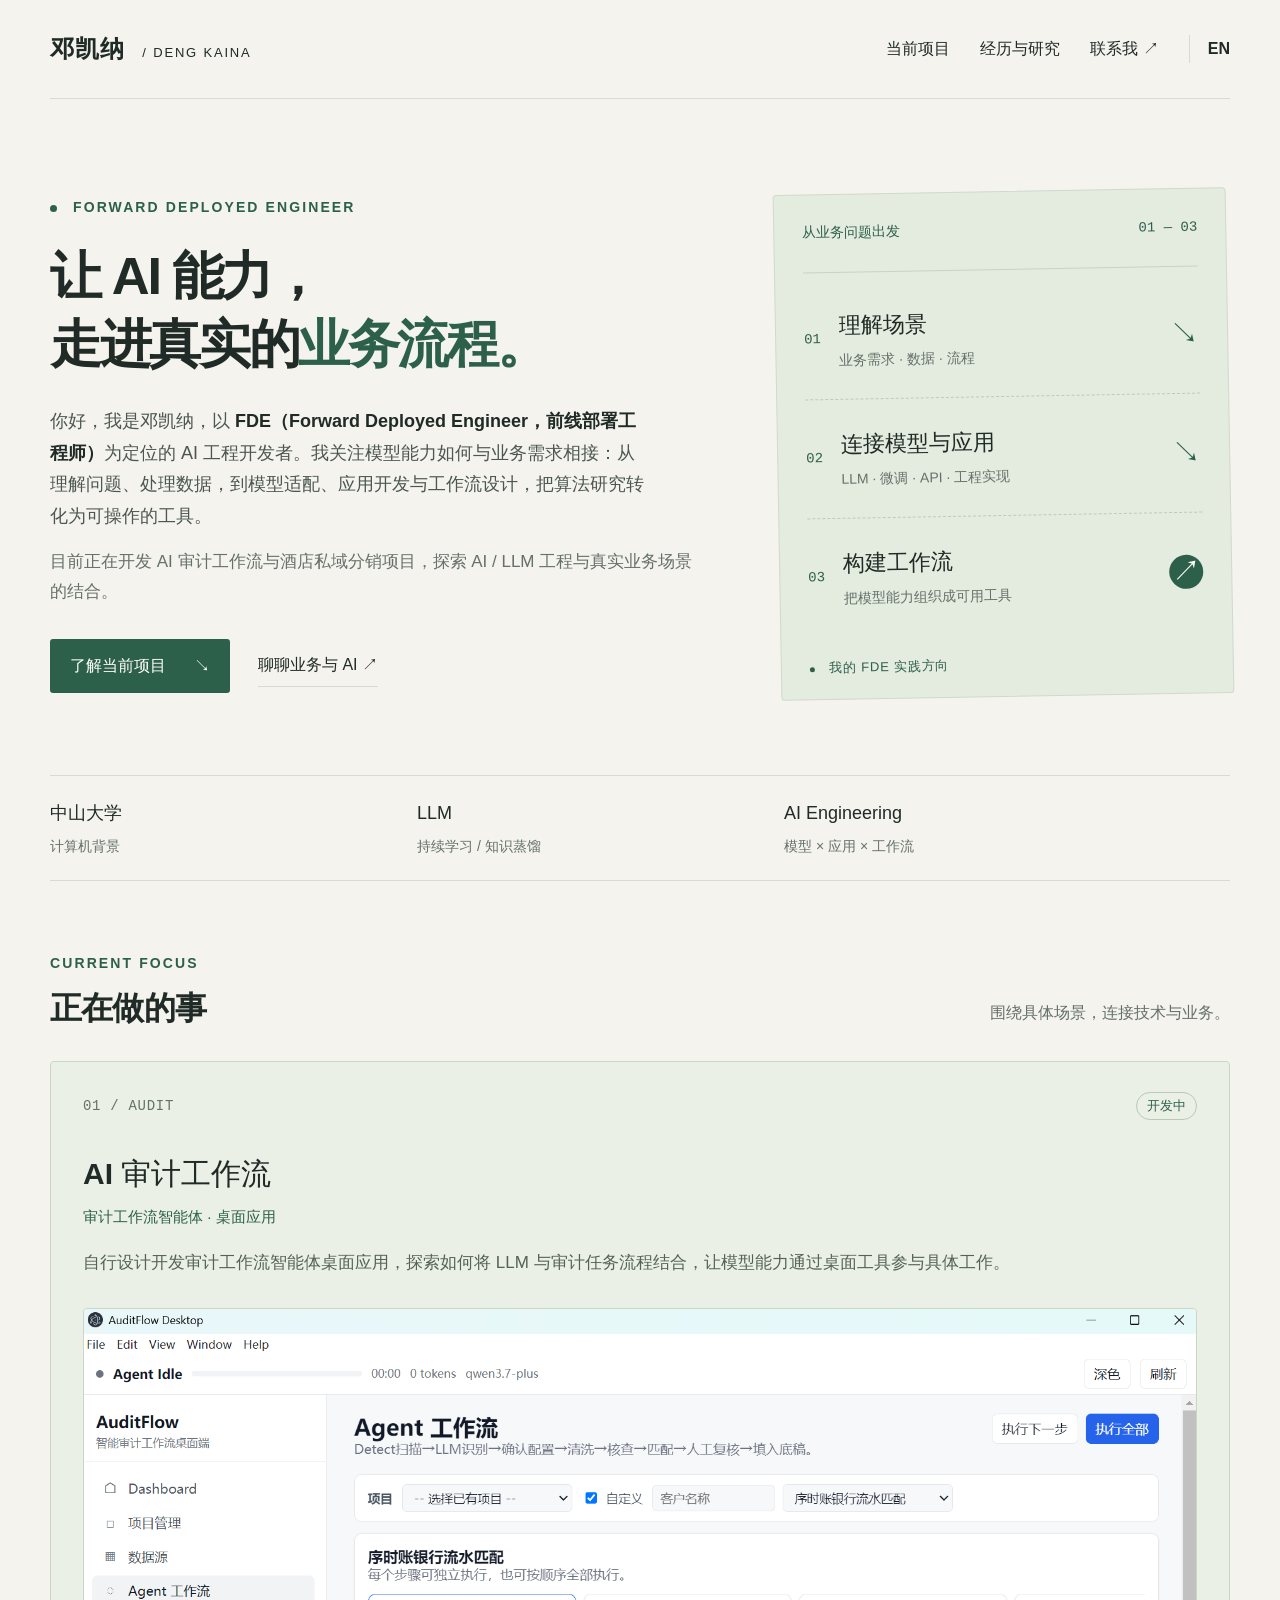
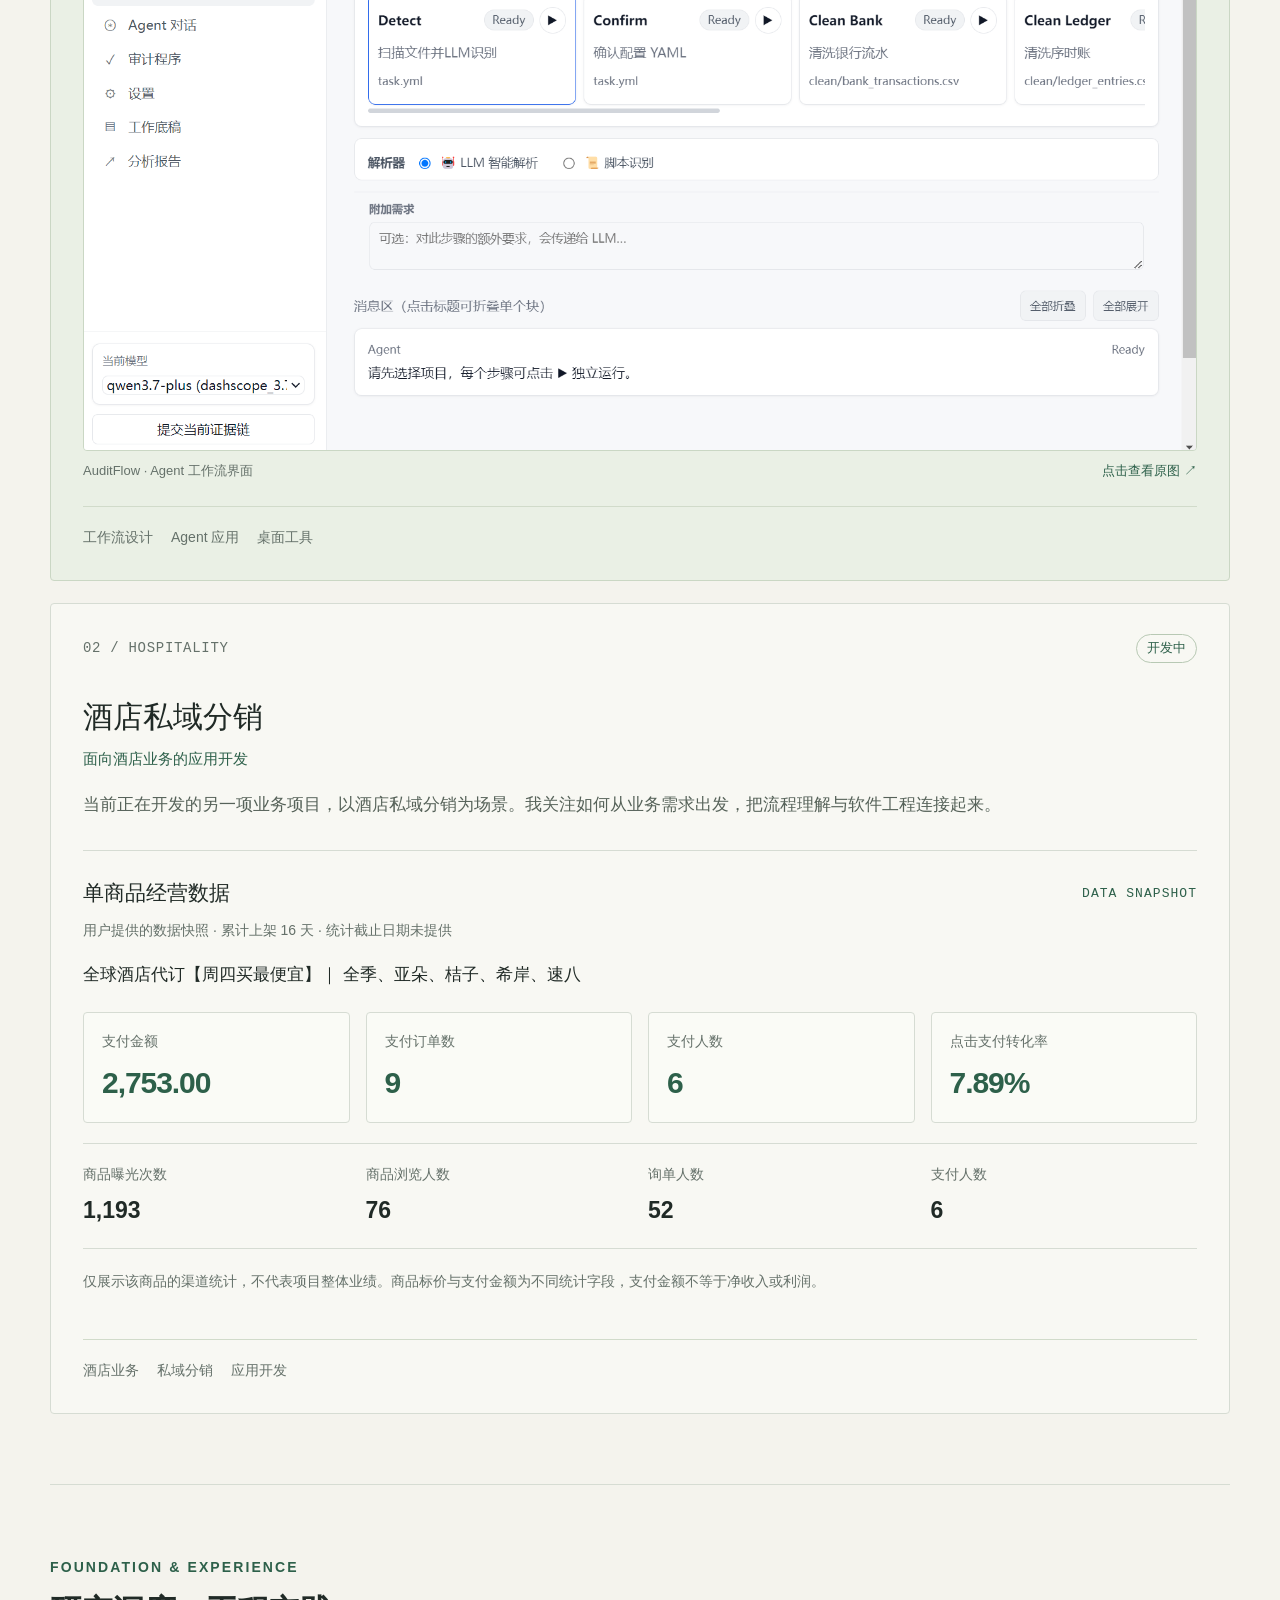
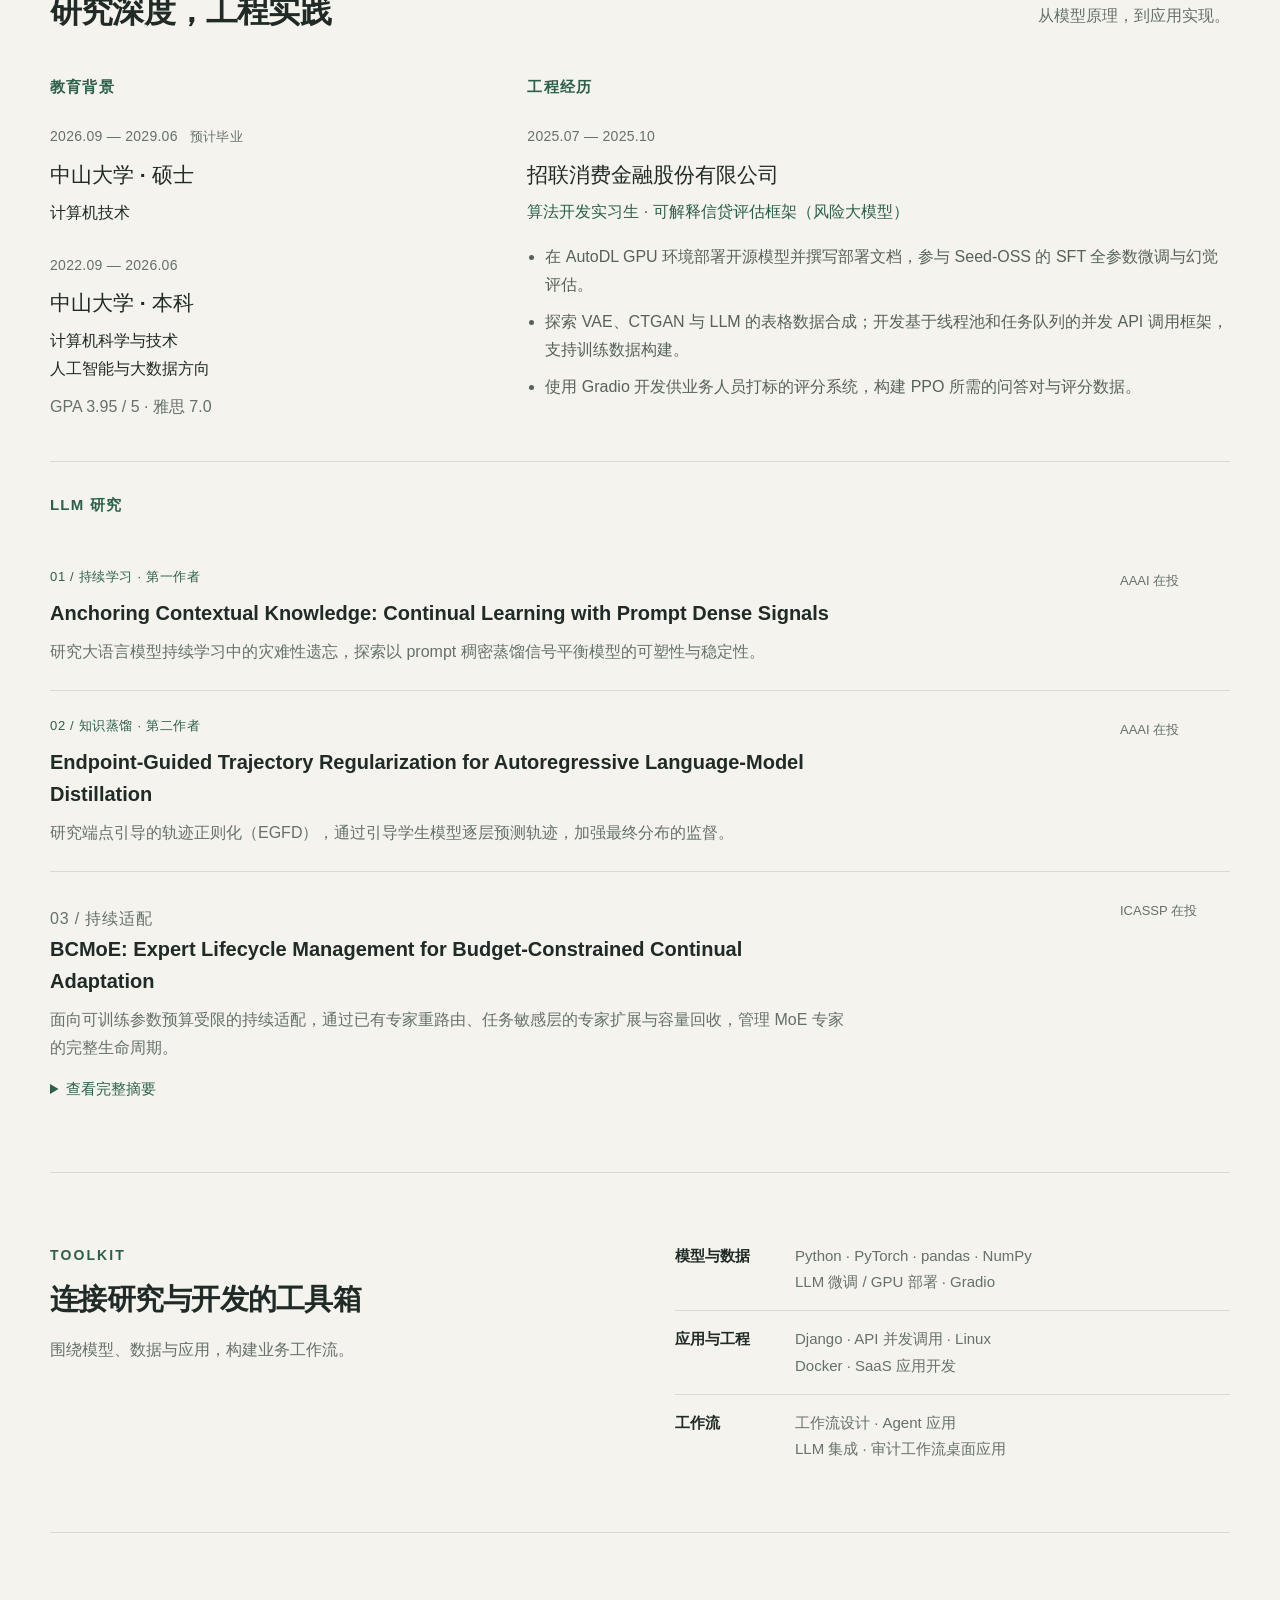
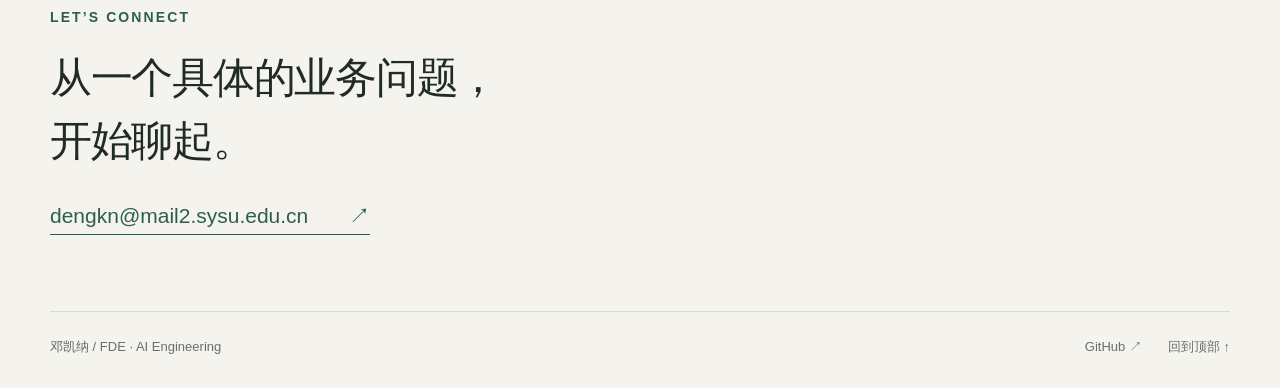
<file: index.html>
<!doctype html>
<html lang="zh-CN">
<head>
  <meta charset="utf-8">
  <meta name="viewport" content="width=device-width, initial-scale=1">
  <meta name="description" content="邓凯纳的个人主页。以 FDE（Forward Deployed Engineer）为定位，连接 AI / LLM 工程与真实业务工作流，正在开发 AI 审计工作流与酒店私域分销项目。">
  <meta name="theme-color" content="#f4f3ed">
  <title>邓凯纳 · FDE / AI Engineer</title>
  <link rel="icon" href="data:image/svg+xml,%3Csvg xmlns='http://www.w3.org/2000/svg' viewBox='0 0 64 64'%3E%3Crect width='64' height='64' rx='12' fill='%232d604a'/%3E%3Ctext x='32' y='44' text-anchor='middle' font-size='40' font-family='sans-serif' fill='%23f4f3ed'%3ED%3C/text%3E%3C/svg%3E">
  <link rel="stylesheet" href="./styles.css?v=readability-20261101">
</head>
<body>
  <a class="skip-link" href="#main">跳转到主要内容</a>
  <header class="site-header wrap">
    <a class="wordmark" href="#" aria-label="邓凯纳，返回顶部">邓凯纳<span> / DENG KAINA</span></a>
    <nav aria-label="主要导航">
      <a href="#projects">当前项目</a>
      <a href="#background">经历与研究</a>
      <a href="mailto:dengkn@mail2.sysu.edu.cn">联系我 <span aria-hidden="true">↗</span></a>
      <a class="language-switch" href="./en.html" lang="en" hreflang="en" aria-label="Switch to English">EN</a>
    </nav>
  </header>

  <main id="main" class="wrap">
    <section class="hero" aria-labelledby="intro-title">
      <div class="hero-copy">
        <p class="eyebrow"><span class="dot" aria-hidden="true"></span> FORWARD DEPLOYED ENGINEER</p>
        <h1 id="intro-title">让 AI 能力，<br>走进真实的<span class="accent">业务流程。</span></h1>
        <p class="intro">你好，我是邓凯纳，以 <strong>FDE（Forward Deployed Engineer，前线部署工程师）</strong>为定位的 AI 工程开发者。我关注模型能力如何与业务需求相接：从理解问题、处理数据，到模型适配、应用开发与工作流设计，把算法研究转化为可操作的工具。</p>
        <p class="hero-note">目前正在开发 AI 审计工作流与酒店私域分销项目，探索 AI / LLM 工程与真实业务场景的结合。</p>
        <div class="actions">
          <a class="button" href="#projects">了解当前项目 <span aria-hidden="true">↘</span></a>
          <a class="text-link" href="mailto:dengkn@mail2.sysu.edu.cn">聊聊业务与 AI <span aria-hidden="true">↗</span></a>
        </div>
      </div>
      <aside class="workflow" aria-label="我的工程关注点">
        <div class="diagram-top"><span>从业务问题出发</span><span>01 — 03</span></div>
        <ol>
          <li><span class="step">01</span><div><h2>理解场景</h2><p>业务需求 · 数据 · 流程</p></div><span class="node" aria-hidden="true">↘</span></li>
          <li><span class="step">02</span><div><h2>连接模型与应用</h2><p>LLM · 微调 · API · 工程实现</p></div><span class="node" aria-hidden="true">↘</span></li>
          <li><span class="step">03</span><div><h2>构建工作流</h2><p>把模型能力组织成可用工具</p></div><span class="node last" aria-hidden="true">↗</span></li>
        </ol>
        <div class="diagram-bottom"><span class="dot" aria-hidden="true"></span> 我的 FDE 实践方向</div>
      </aside>
    </section>

    <div class="profile-strip" aria-label="个人背景概览">
      <span>中山大学 <small>计算机背景</small></span>
      <span>LLM <small>持续学习 / 知识蒸馏</small></span>
      <span>AI Engineering <small>模型 × 应用 × 工作流</small></span>
    </div>

    <section id="projects" class="section" aria-labelledby="projects-title">
      <div class="section-heading"><div><p class="eyebrow">CURRENT FOCUS</p><h2 id="projects-title">正在做的事</h2></div><p>围绕具体场景，连接技术与业务。</p></div>
      <div class="projects">
        <article class="project project-audit">
          <div class="project-top"><span class="project-number">01 / AUDIT</span><span class="status">开发中</span></div>
          <h3>AI 审计工作流</h3>
          <p class="project-subtitle">审计工作流智能体 · 桌面应用</p>
          <p>自行设计开发审计工作流智能体桌面应用，探索如何将 LLM 与审计任务流程结合，让模型能力通过桌面工具参与具体工作。</p>
            <figure class="project-showcase">
              <a href="./assets/auditflow-workflow.png?v=a0447fb42061" target="_blank" rel="noopener" aria-label="查看 AuditFlow 工作流界面原图（在新标签页打开）"><img src="./assets/auditflow-workflow.png?v=a0447fb42061" width="1765" height="1176" loading="lazy" decoding="async" alt="AuditFlow 智能审计桌面应用的 Agent 工作流界面，展示文件扫描与 LLM 识别、配置确认、银行流水和序时账清洗等步骤。"></a>
              <figcaption>AuditFlow · Agent 工作流界面 <span>点击查看原图 ↗</span></figcaption>
            </figure>
          <div class="project-footer"><span>工作流设计</span><span>Agent 应用</span><span>桌面工具</span></div>
        </article>
        <article class="project">
          <div class="project-top"><span class="project-number">02 / HOSPITALITY</span><span class="status">开发中</span></div>
          <h3>酒店私域分销</h3>
          <p class="project-subtitle">面向酒店业务的应用开发</p>
          <p>当前正在开发的另一项业务项目，以酒店私域分销为场景。我关注如何从业务需求出发，把流程理解与软件工程连接起来。</p>

            <section class="hotel-data" aria-label="单商品经营数据">
              <div class="data-heading"><h4>单商品经营数据</h4><span>DATA SNAPSHOT</span></div>
              <p class="data-note">用户提供的数据快照 · 累计上架 16 天 · 统计截止日期未提供</p>
              <p class="listing-name" lang="zh-CN">全球酒店代订【周四买最便宜】｜ 全季、亚朵、桔子、希岸、速八</p>
              <dl class="business-metrics"><div><dt>支付金额</dt><dd>2,753.00</dd></div><div><dt>支付订单数</dt><dd>9</dd></div><div><dt>支付人数</dt><dd>6</dd></div><div><dt>点击支付转化率</dt><dd>7.89%</dd></div></dl>
              <dl class="listing-journey"><div><dt>商品曝光次数</dt><dd>1,193</dd></div><div><dt>商品浏览人数</dt><dd>76</dd></div><div><dt>询单人数</dt><dd>52</dd></div><div><dt>支付人数</dt><dd>6</dd></div></dl>
              <p class="data-note">仅展示该商品的渠道统计，不代表项目整体业绩。商品标价与支付金额为不同统计字段，支付金额不等于净收入或利润。</p>
            </section>
<div class="project-footer"><span>酒店业务</span><span>私域分销</span><span>应用开发</span></div>
        </article>
      </div>
    </section>

    <section id="background" class="section background" aria-labelledby="background-title">
      <div class="section-heading"><div><p class="eyebrow">FOUNDATION & EXPERIENCE</p><h2 id="background-title">研究深度，工程实践</h2></div><p>从模型原理，到应用实现。</p></div>
      <div class="background-grid">
        <div class="education">
          <h3 class="small-heading">教育背景</h3>
          <article><p class="date">2026.09 — 2029.06 <span>预计毕业</span></p><h4>中山大学 · 硕士</h4><p>计算机技术</p></article>
          <article><p class="date">2022.09 — 2026.06</p><h4>中山大学 · 本科</h4><p>计算机科学与技术<br>人工智能与大数据方向</p><p class="muted">GPA 3.95 / 5 · 雅思 7.0</p></article>
        </div>
        <div class="experience">
          <h3 class="small-heading">工程经历</h3>
          <article><p class="date">2025.07 — 2025.10</p><h4>招联消费金融股份有限公司</h4><p class="role">算法开发实习生 · 可解释信贷评估框架（风险大模型）</p>
            <ul><li>在 AutoDL GPU 环境部署开源模型并撰写部署文档，参与 Seed-OSS 的 SFT 全参数微调与幻觉评估。</li><li>探索 VAE、CTGAN 与 LLM 的表格数据合成；开发基于线程池和任务队列的并发 API 调用框架，支持训练数据构建。</li><li>使用 Gradio 开发供业务人员打标的评分系统，构建 PPO 所需的问答对与评分数据。</li></ul>
          </article>
        </div>
      </div>
      <div class="research">
        <h3 class="small-heading">LLM 研究</h3>
        <article><div><p class="research-meta">01 / 持续学习 · 第一作者</p><h4 lang="en">Anchoring Contextual Knowledge: Continual Learning with Prompt Dense Signals</h4><p>研究大语言模型持续学习中的灾难性遗忘，探索以 prompt 稠密蒸馏信号平衡模型的可塑性与稳定性。</p></div><span class="paper-status">AAAI 在投</span></article>
        <article><div><p class="research-meta">02 / 知识蒸馏 · 第二作者</p><h4 lang="en">Endpoint-Guided Trajectory Regularization for Autoregressive Language-Model Distillation</h4><p>研究端点引导的轨迹正则化（EGFD），通过引导学生模型逐层预测轨迹，加强最终分布的监督。</p></div><span class="paper-status">AAAI 在投</span></article>
        <article><div><p class="research-meta">03 / 持续适配</p><h4 lang="en">BCMoE: Expert Lifecycle Management for Budget-Constrained Continual Adaptation</h4><p>面向可训练参数预算受限的持续适配，通过已有专家重路由、任务敏感层的专家扩展与容量回收，管理 MoE 专家的完整生命周期。</p><details class="paper-abstract"><summary>查看完整摘要</summary><p>现代多媒体平台与交互系统面临分布随时间演变的非平稳数据流，因此持续适配至关重要。然而，在实际应用中，适配往往受到严格的可训练参数预算约束。在这种约束下，模型需要判断现有容量是否足够、何时需要新增容量，以及无法继续扩展时如何保持适配能力。为此，我们提出 BCMoE：一种具备预算感知能力的持续适配框架，在冻结的预训练 Transformer 上引入轻量级 MoE 分支。BCMoE 通过三种动作开展分阶段适配：在每个阶段，首先探测仅通过对已有专家重新路由，是否足以应对新的分布偏移；当复用不足时，仅在少量任务敏感层扩展专家；当预算或结构性专家槽位限制进一步增长时，通过合并低效用专家，并基于缓存表征蒸馏其功能，实现容量回收。在阶段式领域偏移和混合比例偏移这两种代表性的非平稳流式场景中，实验表明 BCMoE 在相同预算上限下取得了最佳整体表现。进一步分析显示，这些收益来自各阶段对重路由、专家扩展与容量回收的选择，凸显了在固定可训练容量下进行适配时，专家生命周期管理的重要性。</p></details></div><span class="paper-status">ICASSP 在投</span></article>
      </div>
    </section>

    <section class="section stack" aria-labelledby="stack-title">
      <div><p class="eyebrow">TOOLKIT</p><h2 id="stack-title">连接研究与开发的工具箱</h2><p>围绕模型、数据与应用，构建业务工作流。</p></div>
      <dl><div><dt>模型与数据</dt><dd>Python · PyTorch · pandas · NumPy<br>LLM 微调 / GPU 部署 · Gradio</dd></div><div><dt>应用与工程</dt><dd>Django · API 并发调用 · Linux<br>Docker · SaaS 应用开发</dd></div><div><dt>工作流</dt><dd>工作流设计 · Agent 应用<br>LLM 集成 · 审计工作流桌面应用</dd></div></dl>
    </section>

    <section class="contact" aria-labelledby="contact-title"><p class="eyebrow">LET’S CONNECT</p><h2 id="contact-title">从一个具体的业务问题，<br>开始聊起。</h2><a href="mailto:dengkn@mail2.sysu.edu.cn">dengkn@mail2.sysu.edu.cn <span aria-hidden="true">↗</span></a></section>
  </main>
  <footer class="wrap"><span>邓凯纳 / FDE · AI Engineering</span><a href="https://github.com/Hoilap">GitHub ↗</a><a href="#">回到顶部 ↑</a></footer>
</body>
</html>
</file>
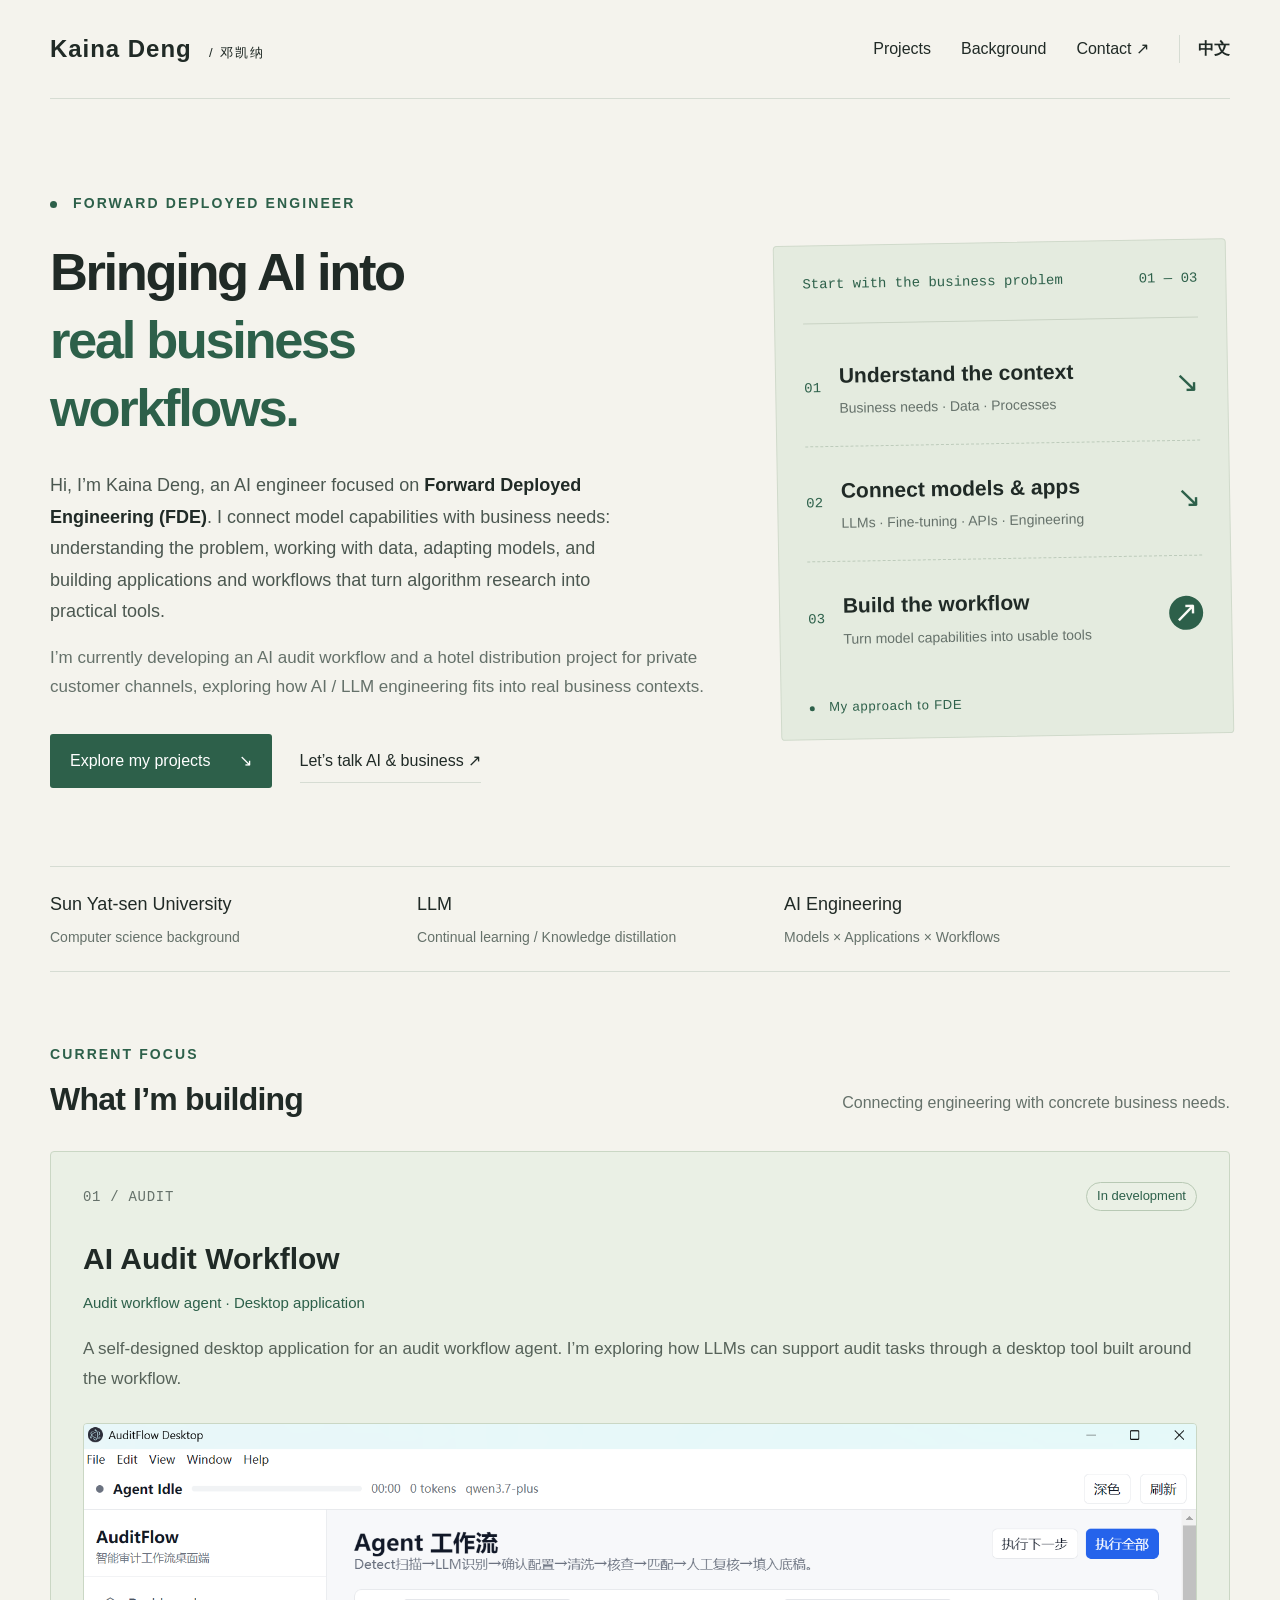
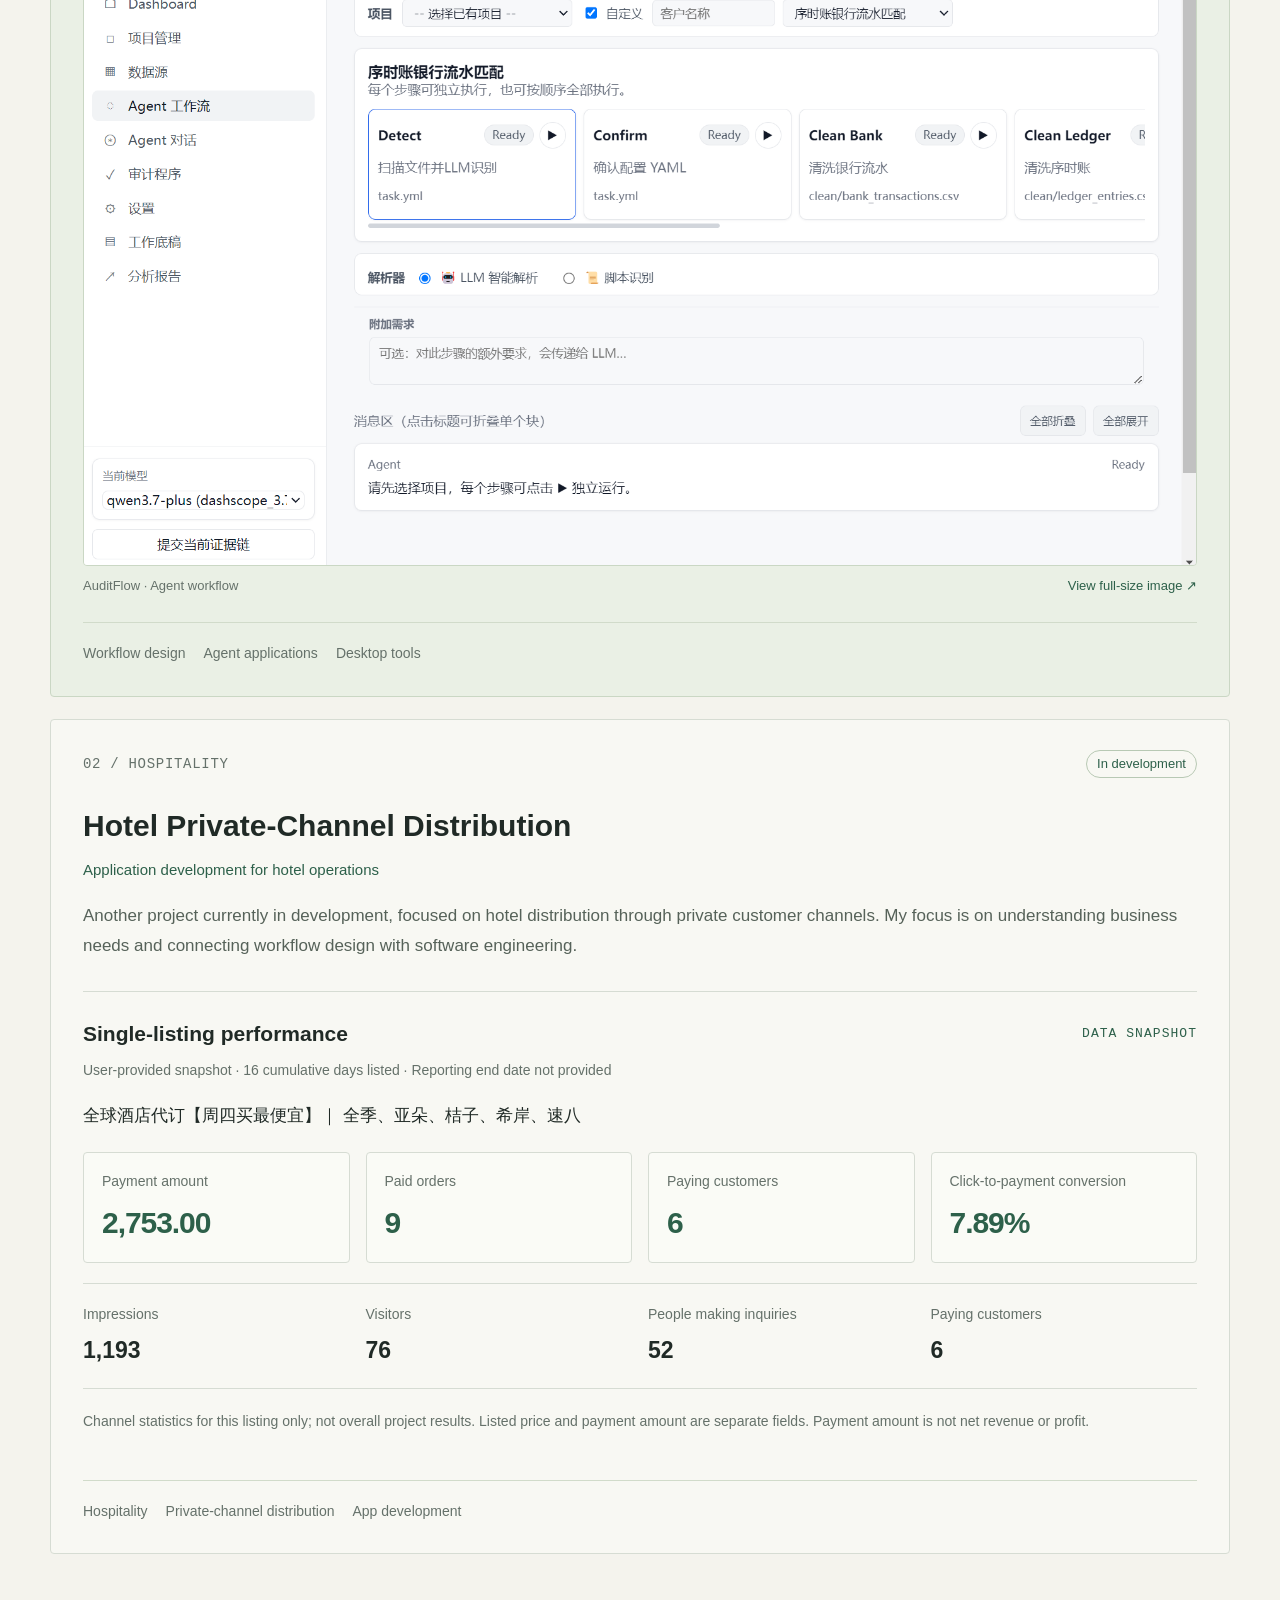
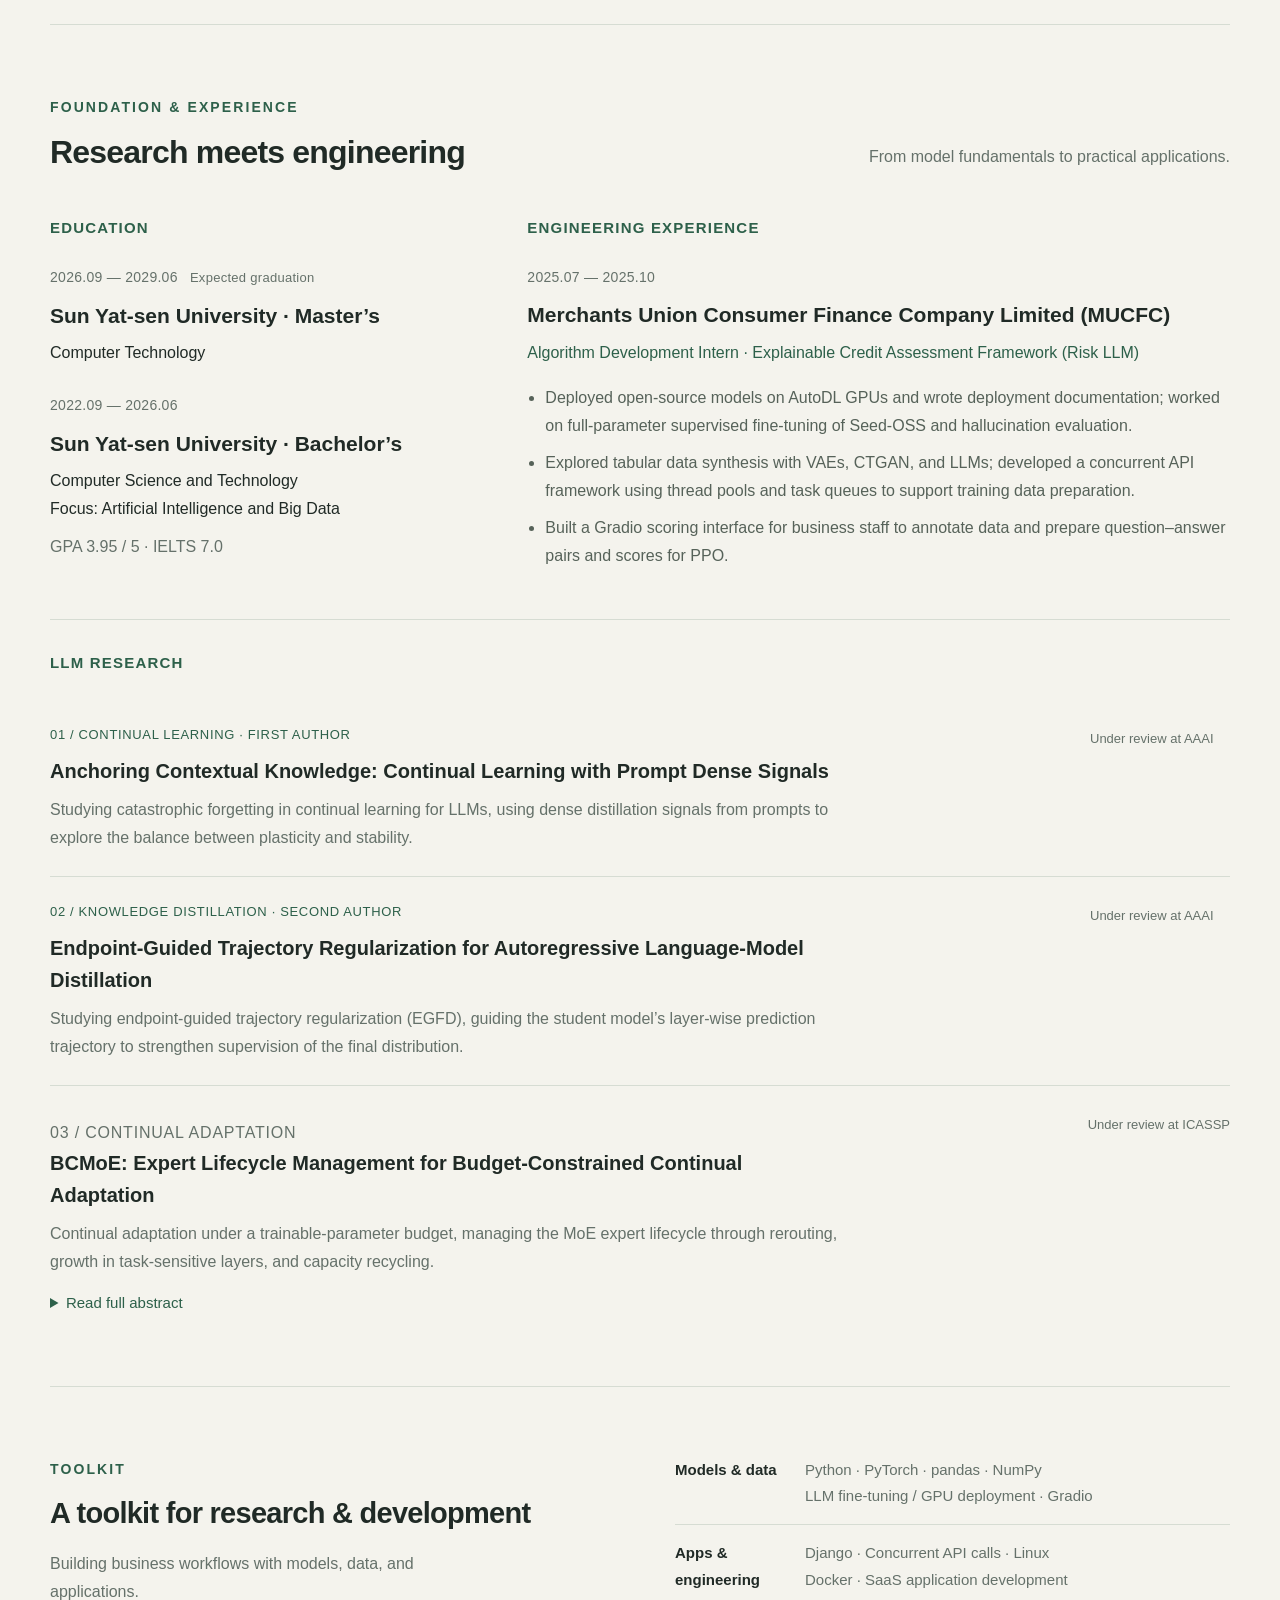
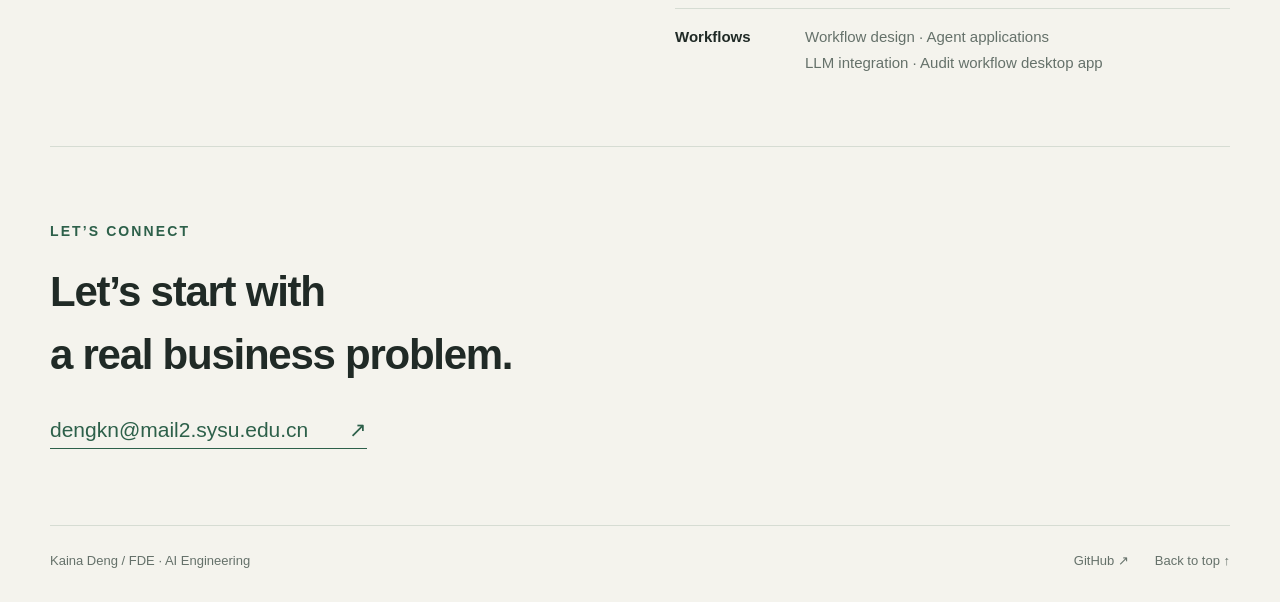
<file: en.html>
<!doctype html>
<html lang="en">
<head>
  <meta charset="utf-8">
  <meta name="viewport" content="width=device-width, initial-scale=1">
  <meta name="description" content="Kaina Deng — an AI engineer focused on Forward Deployed Engineering, connecting AI and LLM capabilities with real business workflows. Currently developing an AI audit workflow and a hotel distribution project for private customer channels.">
  <meta name="theme-color" content="#f4f3ed">
  <title>Kaina Deng · FDE / AI Engineer</title>
  <link rel="icon" href="data:image/svg+xml,%3Csvg xmlns='http://www.w3.org/2000/svg' viewBox='0 0 64 64'%3E%3Crect width='64' height='64' rx='12' fill='%232d604a'/%3E%3Ctext x='32' y='44' text-anchor='middle' font-size='40' font-family='sans-serif' fill='%23f4f3ed'%3ED%3C/text%3E%3C/svg%3E">
  <link rel="stylesheet" href="./styles.css?v=readability-20261101">
</head>
<body>
  <a class="skip-link" href="#main">Skip to main content</a>
  <header class="site-header wrap">
    <a class="wordmark" href="#" aria-label="Kaina Deng, back to top">Kaina Deng<span> / 邓凯纳</span></a>
    <nav aria-label="Main navigation">
      <a href="#projects">Projects</a>
      <a href="#background">Background</a>
      <a href="mailto:dengkn@mail2.sysu.edu.cn">Contact <span aria-hidden="true">↗</span></a>
      <a class="language-switch" href="./index.html" lang="zh-CN" hreflang="zh-CN" aria-label="切换到中文版">中文</a>
    </nav>
  </header>

  <main id="main" class="wrap">
    <section class="hero" aria-labelledby="intro-title">
      <div class="hero-copy">
        <p class="eyebrow"><span class="dot" aria-hidden="true"></span> FORWARD DEPLOYED ENGINEER</p>
        <h1 id="intro-title">Bringing AI into<br><span class="accent">real business<br>workflows.</span></h1>
        <p class="intro">Hi, I’m Kaina Deng, an AI engineer focused on <strong>Forward Deployed Engineering (FDE)</strong>. I connect model capabilities with business needs: understanding the problem, working with data, adapting models, and building applications and workflows that turn algorithm research into practical tools.</p>
        <p class="hero-note">I’m currently developing an AI audit workflow and a hotel distribution project for private customer channels, exploring how AI / LLM engineering fits into real business contexts.</p>
        <div class="actions">
          <a class="button" href="#projects">Explore my projects <span aria-hidden="true">↘</span></a>
          <a class="text-link" href="mailto:dengkn@mail2.sysu.edu.cn">Let’s talk AI &amp; business <span aria-hidden="true">↗</span></a>
        </div>
      </div>
      <aside class="workflow" aria-label="My engineering focus">
        <div class="diagram-top"><span>Start with the business problem</span><span>01 — 03</span></div>
        <ol>
          <li><span class="step">01</span><div><h2>Understand the context</h2><p>Business needs · Data · Processes</p></div><span class="node" aria-hidden="true">↘</span></li>
          <li><span class="step">02</span><div><h2>Connect models &amp; apps</h2><p>LLMs · Fine-tuning · APIs · Engineering</p></div><span class="node" aria-hidden="true">↘</span></li>
          <li><span class="step">03</span><div><h2>Build the workflow</h2><p>Turn model capabilities into usable tools</p></div><span class="node last" aria-hidden="true">↗</span></li>
        </ol>
        <div class="diagram-bottom"><span class="dot" aria-hidden="true"></span> My approach to FDE</div>
      </aside>
    </section>

    <div class="profile-strip" aria-label="Background at a glance">
      <span>Sun Yat-sen University <small>Computer science background</small></span>
      <span>LLM <small>Continual learning / Knowledge distillation</small></span>
      <span>AI Engineering <small>Models × Applications × Workflows</small></span>
    </div>

    <section id="projects" class="section" aria-labelledby="projects-title">
      <div class="section-heading"><div><p class="eyebrow">CURRENT FOCUS</p><h2 id="projects-title">What I’m building</h2></div><p>Connecting engineering with concrete business needs.</p></div>
      <div class="projects">
        <article class="project project-audit">
          <div class="project-top"><span class="project-number">01 / AUDIT</span><span class="status">In development</span></div>
          <h3>AI Audit Workflow</h3>
          <p class="project-subtitle">Audit workflow agent · Desktop application</p>
          <p>A self-designed desktop application for an audit workflow agent. I’m exploring how LLMs can support audit tasks through a desktop tool built around the workflow.</p>
            <figure class="project-showcase">
              <a href="./assets/auditflow-workflow.png?v=a0447fb42061" target="_blank" rel="noopener" aria-label="View the full-size AuditFlow workflow screenshot (opens in a new tab)"><img src="./assets/auditflow-workflow.png?v=a0447fb42061" width="1765" height="1176" loading="lazy" decoding="async" alt="AuditFlow desktop application's Agent workflow screen, showing file scanning and LLM recognition, configuration confirmation, and cleaning steps for bank transactions and ledger entries."></a>
              <figcaption>AuditFlow · Agent workflow <span>View full-size image ↗</span></figcaption>
            </figure>
          <div class="project-footer"><span>Workflow design</span><span>Agent applications</span><span>Desktop tools</span></div>
        </article>
        <article class="project">
          <div class="project-top"><span class="project-number">02 / HOSPITALITY</span><span class="status">In development</span></div>
          <h3>Hotel Private-Channel Distribution</h3>
          <p class="project-subtitle">Application development for hotel operations</p>
          <p>Another project currently in development, focused on hotel distribution through private customer channels. My focus is on understanding business needs and connecting workflow design with software engineering.</p>

            <section class="hotel-data" aria-label="Single-listing performance">
              <div class="data-heading"><h4>Single-listing performance</h4><span>DATA SNAPSHOT</span></div>
              <p class="data-note">User-provided snapshot · 16 cumulative days listed · Reporting end date not provided</p>
              <p class="listing-name" lang="zh-CN">全球酒店代订【周四买最便宜】｜ 全季、亚朵、桔子、希岸、速八</p>
              <dl class="business-metrics"><div><dt>Payment amount</dt><dd>2,753.00</dd></div><div><dt>Paid orders</dt><dd>9</dd></div><div><dt>Paying customers</dt><dd>6</dd></div><div><dt>Click-to-payment conversion</dt><dd>7.89%</dd></div></dl>
              <dl class="listing-journey"><div><dt>Impressions</dt><dd>1,193</dd></div><div><dt>Visitors</dt><dd>76</dd></div><div><dt>People making inquiries</dt><dd>52</dd></div><div><dt>Paying customers</dt><dd>6</dd></div></dl>
              <p class="data-note">Channel statistics for this listing only; not overall project results. Listed price and payment amount are separate fields. Payment amount is not net revenue or profit.</p>
            </section>
<div class="project-footer"><span>Hospitality</span><span>Private-channel distribution</span><span>App development</span></div>
        </article>
      </div>
    </section>

    <section id="background" class="section background" aria-labelledby="background-title">
      <div class="section-heading"><div><p class="eyebrow">FOUNDATION & EXPERIENCE</p><h2 id="background-title">Research meets engineering</h2></div><p>From model fundamentals to practical applications.</p></div>
      <div class="background-grid">
        <div class="education">
          <h3 class="small-heading">EDUCATION</h3>
          <article><p class="date">2026.09 — 2029.06 <span>Expected graduation</span></p><h4>Sun Yat-sen University · Master’s</h4><p>Computer Technology</p></article>
          <article><p class="date">2022.09 — 2026.06</p><h4>Sun Yat-sen University · Bachelor’s</h4><p>Computer Science and Technology<br>Focus: Artificial Intelligence and Big Data</p><p class="muted">GPA 3.95 / 5 · IELTS 7.0</p></article>
        </div>
        <div class="experience">
          <h3 class="small-heading">ENGINEERING EXPERIENCE</h3>
          <article><p class="date">2025.07 — 2025.10</p><h4>Merchants Union Consumer Finance Company Limited (MUCFC)</h4><p class="role">Algorithm Development Intern · Explainable Credit Assessment Framework (Risk LLM)</p>
            <ul><li>Deployed open-source models on AutoDL GPUs and wrote deployment documentation; worked on full-parameter supervised fine-tuning of Seed-OSS and hallucination evaluation.</li><li>Explored tabular data synthesis with VAEs, CTGAN, and LLMs; developed a concurrent API framework using thread pools and task queues to support training data preparation.</li><li>Built a Gradio scoring interface for business staff to annotate data and prepare question–answer pairs and scores for PPO.</li></ul>
          </article>
        </div>
      </div>
      <div class="research">
        <h3 class="small-heading">LLM RESEARCH</h3>
        <article><div><p class="research-meta">01 / CONTINUAL LEARNING · FIRST AUTHOR</p><h4 lang="en">Anchoring Contextual Knowledge: Continual Learning with Prompt Dense Signals</h4><p>Studying catastrophic forgetting in continual learning for LLMs, using dense distillation signals from prompts to explore the balance between plasticity and stability.</p></div><span class="paper-status">Under review at AAAI</span></article>
        <article><div><p class="research-meta">02 / KNOWLEDGE DISTILLATION · SECOND AUTHOR</p><h4 lang="en">Endpoint-Guided Trajectory Regularization for Autoregressive Language-Model Distillation</h4><p>Studying endpoint-guided trajectory regularization (EGFD), guiding the student model’s layer-wise prediction trajectory to strengthen supervision of the final distribution.</p></div><span class="paper-status">Under review at AAAI</span></article>
        <article><div><p class="research-meta">03 / CONTINUAL ADAPTATION</p><h4 lang="en">BCMoE: Expert Lifecycle Management for Budget-Constrained Continual Adaptation</h4><p>Continual adaptation under a trainable-parameter budget, managing the MoE expert lifecycle through rerouting, growth in task-sensitive layers, and capacity recycling.</p><details class="paper-abstract"><summary>Read full abstract</summary><p>Modern multimedia platforms and interactive systems face non-stationary data streams whose distributions evolve over time, making continual adaptation essential. In practice, however, adaptation is often constrained by a strict budget on trainable parameters. Under such constraints, the model must determine whether existing capacity is sufficient, when additional capacity is required, and how adaptation can continue once further growth is no longer feasible. To address this problem, we propose BCMoE, a budget-aware continual adaptation framework built on a frozen pretrained Transformer with lightweight MoE branches. BCMoE performs stage-wise adaptation through three actions. At each stage, it first probes whether rerouting to existing experts is sufficient for the incoming distribution shift. When reuse is not enough, it expands experts only in a small set of task-sensitive layers. Once further growth is limited by the budget or by structural expert slots, it recycles capacity by merging low-utility experts and distilling their functionality from cached representations. Experiments on two representative non-stationary streaming settings, namely stage-wise domain shift and mixture-proportion shift, show that BCMoE achieves the best overall performance under the same budget upper bound. Further analysis indicates that these gains come from stage-wise choices over rerouting, expert growth, and capacity recycling, highlighting the importance of lifecycle management for adaptation under fixed trainable capacity.</p></details></div><span class="paper-status">Under review at ICASSP</span></article>
      </div>
    </section>

    <section class="section stack" aria-labelledby="stack-title">
      <div><p class="eyebrow">TOOLKIT</p><h2 id="stack-title">A toolkit for research &amp; development</h2><p>Building business workflows with models, data, and applications.</p></div>
      <dl><div><dt>Models &amp; data</dt><dd>Python · PyTorch · pandas · NumPy<br>LLM fine-tuning / GPU deployment · Gradio</dd></div><div><dt>Apps &amp; engineering</dt><dd>Django · Concurrent API calls · Linux<br>Docker · SaaS application development</dd></div><div><dt>Workflows</dt><dd>Workflow design · Agent applications<br>LLM integration · Audit workflow desktop app</dd></div></dl>
    </section>

    <section class="contact" aria-labelledby="contact-title"><p class="eyebrow">LET’S CONNECT</p><h2 id="contact-title">Let’s start with<br>a real business problem.</h2><a href="mailto:dengkn@mail2.sysu.edu.cn">dengkn@mail2.sysu.edu.cn <span aria-hidden="true">↗</span></a></section>
  </main>
  <footer class="wrap"><span>Kaina Deng / FDE · AI Engineering</span><a href="https://github.com/Hoilap">GitHub ↗</a><a href="#">Back to top ↑</a></footer>
</body>
</html>
</file>
<file: styles.css>
:root{--paper:#f4f3ed;--ink:#202a26;--muted:#65716a;--line:#d6dcd3;--green:#2d604a;--mint:#e4ebdf;--white:#fafbf6}
*{box-sizing:border-box}html{scroll-behavior:smooth;scroll-padding-top:30px}body{margin:0;background:var(--paper);color:var(--ink);font-family:Inter,"Segoe UI","PingFang SC","Microsoft YaHei",sans-serif;line-height:1.75;-webkit-font-smoothing:antialiased}a{color:inherit;text-decoration:none}a:focus-visible{outline:3px solid var(--green);outline-offset:6px}a:hover{color:var(--green)}.wrap{width:min(1180px,calc(100% - 96px));margin-inline:auto}.site-header{display:flex;align-items:center;justify-content:space-between;padding:28px 0;border-bottom:1px solid var(--line)}.wordmark{font-size:24px;font-weight:750;letter-spacing:.04em}.wordmark span{font-size:13px;font-weight:500;letter-spacing:.14em;margin-left:12px}.site-header nav{display:flex;gap:30px;font-size:16px}.hero{display:grid;grid-template-columns:1.45fr 1fr;gap:70px;align-items:center;padding:92px 0 78px}.eyebrow{font-size:14px;font-weight:650;letter-spacing:.15em;color:var(--green);margin:0 0 22px}.dot{display:inline-block;width:7px;height:7px;border-radius:50%;background:var(--green);margin-right:10px}.hero h1{font-size:clamp(38px,4.1vw,58px);line-height:1.3;letter-spacing:-.045em;font-weight:650;margin:0 0 28px}.accent{color:var(--green)}.intro{font-size:18px;margin:0;max-width:600px;color:#4b5750}.intro strong{font-weight:600;color:var(--ink)}.hero-note{font-size:17px;color:var(--muted);margin:15px 0 0}.actions{display:flex;gap:28px;align-items:center;margin-top:32px;font-size:16px}.button{display:inline-flex;gap:28px;background:var(--green);color:white;padding:13px 20px;border-radius:3px}.button:hover{background:#214d3b;color:white}.text-link{border-bottom:1px solid var(--line);padding:7px 0}.workflow{background:var(--mint);border:1px solid #d0dacb;border-radius:4px;padding:26px 28px 20px;transform:rotate(-1deg)}.diagram-top{display:flex;justify-content:space-between;font-family:monospace;font-size:14px;color:var(--green);padding-bottom:26px;border-bottom:1px solid #c9d3c4}.workflow ol{list-style:none;margin:8px 0 20px;padding:0}.workflow li{position:relative;display:flex;align-items:center;gap:18px;padding:26px 0}.workflow li+li{border-top:1px dashed #bdcbbb}.step{font-size:14px;color:var(--green);font-family:monospace}.workflow h2{font-size:22px;font-weight:550;margin:0 0 3px}.workflow p{font-size:14px;color:var(--muted);margin:0}.node{margin-left:auto;font-size:29px;color:var(--green)}.node.last{background:var(--green);color:var(--white);width:34px;height:34px;text-align:center;line-height:32px;border-radius:50%}.diagram-bottom{font-size:13px;letter-spacing:.06em;color:var(--green)}.diagram-bottom .dot{width:5px;height:5px}.profile-strip{display:grid;grid-template-columns:1fr 1fr 1.3fr;border-block:1px solid var(--line);padding:22px 0;gap:24px;font-size:18px}.profile-strip small{font-size:14px;color:var(--muted);margin-left:14px}.section{padding:70px 0;border-bottom:1px solid var(--line)}.section-heading{display:flex;align-items:end;justify-content:space-between;gap:20px;margin-bottom:30px}.section-heading .eyebrow{margin-bottom:10px}.section h2{font-size:32px;letter-spacing:-.025em;line-height:1.4;margin:0;font-weight:600}.section-heading>p{color:var(--muted);font-size:16px;margin:0 0 4px}.projects{display:grid;grid-template-columns:1fr;gap:22px}.project{border:1px solid var(--line);background:#f8f8f3;padding:30px 32px;display:flex;flex-direction:column;border-radius:4px}.project-audit{background:#eaf0e5;border-color:#cad7c4}.project-top{display:flex;justify-content:space-between;align-items:center;margin-bottom:28px}.project-number{font-family:monospace;color:var(--muted);font-size:14px;letter-spacing:.05em}.status{font-size:13px;color:var(--green);border:1px solid #b8c9b4;border-radius:20px;padding:2px 10px}.project h3{font-size:30px;font-weight:550;margin:0 0 3px}.project-subtitle{font-size:15px!important;color:var(--green)!important;margin:0 0 18px!important}.project p{font-size:17px;color:#566259;margin:0 0 30px}.project-footer{display:flex;flex-wrap:wrap;gap:18px;padding-top:18px;border-top:1px solid #d1dbca;font-size:14px;color:var(--muted);margin-top:auto}.background-grid{display:grid;grid-template-columns:1fr 1.7fr;gap:64px;margin-top:40px}.small-heading{font-size:15px;letter-spacing:.08em;color:var(--green);font-weight:600;margin:0 0 24px}.date{font-size:14px;color:var(--muted);letter-spacing:.02em;margin:0 0 9px}.date span{margin-left:8px;font-size:13px}h4{font-size:21px;font-weight:550;line-height:1.6;margin:0 0 7px}.education article+article{margin-top:26px}.education article>p:not(.date){font-size:16px;margin:0}.muted{color:var(--muted);padding-top:10px}.role{font-size:16px;color:var(--green);margin:0 0 17px}.experience ul{padding-left:18px;margin:0;font-size:16px;color:#566259}.experience li{margin:0 0 9px}.research{border-top:1px solid var(--line);margin-top:40px;padding-top:30px}.research article{display:flex;align-items:start;gap:40px;padding:24px 0}.research article+article{border-top:1px solid var(--line)}.research article:last-child{padding-bottom:0}.research article>div{max-width:800px}.research-meta{font-size:13px;letter-spacing:.05em;color:var(--green);margin:0 0 8px}.research h4{font-size:20px}.research article p:last-child{font-size:16px;color:var(--muted);margin:9px 0 0}.paper-status{font-size:13px;white-space:nowrap;color:var(--muted);margin-left:auto;padding-top:4px}.stack{display:grid;grid-template-columns:1fr 1fr;gap:70px}.stack .eyebrow{margin-bottom:12px}.stack h2{font-size:29px}.stack p:not(.eyebrow){font-size:16px;color:var(--muted);max-width:320px}.stack dl{margin:0}.stack dl>div{display:grid;grid-template-columns:100px 1fr;gap:20px;padding:15px 0;border-bottom:1px solid var(--line);font-size:15px}.stack dl>div:first-child{padding-top:0}.stack dl>div:last-child{border:0;padding-bottom:0}.stack dt{font-weight:600}.stack dd{margin:0;color:var(--muted)}.contact{padding:72px 0 76px}.contact .eyebrow{margin-bottom:16px}.contact h2{font-size:clamp(30px,3.3vw,42px);line-height:1.5;font-weight:550;letter-spacing:-.03em;margin:0 0 26px}.contact>a{font-size:21px;border-bottom:1px solid var(--green);padding-bottom:7px;color:var(--green)}.contact>a span{margin-left:35px}footer{display:flex;gap:26px;border-top:1px solid var(--line);padding:24px 0 30px;color:var(--muted);font-size:13px}footer span{margin-right:auto}.skip-link{position:absolute;top:-100px;left:20px;background:var(--green);color:white;padding:10px;z-index:2}.skip-link:focus{top:10px}
@media(min-width:1500px){.hero{padding-block:110px 90px}}
@media(max-width:1000px){.wrap{width:calc(100% - 56px)}.hero{gap:32px;padding-top:65px}.workflow{padding-inline:20px}.hero h1{font-size:40px}.profile-strip{gap:12px}.profile-strip small{display:block;margin:3px 0 0}.background-grid{gap:35px}.stack{gap:35px}.paper-status{white-space:normal;min-width:105px}}
@media(max-width:720px){.wrap{width:calc(100% - 40px)}.site-header{padding:20px 0;align-items:flex-start;gap:20px}.wordmark{font-size:22px;white-space:nowrap}.wordmark span{display:block;margin:0;font-size:8px}.site-header nav{gap:14px;font-size:14px;padding-top:5px}.hero{grid-template-columns:1fr;padding:50px 0 38px;gap:35px}.hero h1{font-size:clamp(33px,7.7vw,49px);letter-spacing:-.055em}.eyebrow{font-size:13px}.intro{font-size:17px}.hero-note{font-size:16px}.workflow{transform:none;padding:22px 25px}.workflow li{padding:20px 0}.diagram-top{padding-bottom:17px}.workflow ol{margin-bottom:12px}.profile-strip{grid-template-columns:1fr 1fr;gap:18px;font-size:16px}.profile-strip>span:last-child{grid-column:1/-1}.profile-strip>span:last-child small{display:inline;margin-left:10px}.section{padding:44px 0}.section-heading{display:block;margin-bottom:24px}.section-heading>p{margin-top:13px;font-size:15px}.section h2{font-size:30px}.projects,.background-grid,.stack{grid-template-columns:1fr;gap:22px}.project{padding:26px}.project h3{font-size:28px}.background-grid{margin-top:28px;gap:34px}.education{display:grid;grid-template-columns:1fr 1fr;gap:18px}.education .small-heading{grid-column:1/-1;margin-bottom:0}.education article+article{margin-top:0}.education h4{font-size:19px}.date{font-size:13px}.date span{display:block;margin-left:0}.research{margin-top:30px}.research article{display:block;padding:22px 0}.paper-status{display:inline-block;margin-top:12px;padding:0}.research h4{font-size:19px}.stack dl>div{grid-template-columns:85px 1fr;gap:12px}.contact{padding:46px 0}.contact>a{font-size:18px}.contact>a span{margin-left:12px}footer{flex-wrap:wrap;gap:14px;font-size:13px}footer span{width:100%;margin:0}}
.language-switch{font-weight:650;border-left:1px solid var(--line);padding-left:18px}html[lang=en] .hero h1{font-size:clamp(38px,4.1vw,58px);letter-spacing:-.045em}html[lang=en] .profile-strip small{display:block;margin-left:0}html[lang=en] .workflow h2{font-size:21px}html[lang=en] .workflow li>div{min-width:0}html[lang=en] .workflow p{line-height:1.6}html[lang=en] .paper-status{min-width:140px;white-space:normal}html[lang=en] .stack dl>div{grid-template-columns:110px 1fr}html[lang=en] .project h3{line-height:1.35;margin-bottom:10px}
@media(max-width:720px){.site-header{flex-wrap:wrap}.site-header nav{flex-wrap:wrap}.language-switch{padding-left:12px}html[lang=en] .hero h1{font-size:clamp(34px,8vw,49px)}html[lang=en] .workflow h2{font-size:20px}html[lang=en] .actions{gap:18px;font-size:15px}html[lang=en] .button{gap:16px}html[lang=en] .profile-strip>span:last-child small{display:block;margin-left:0}html[lang=en] .stack dl>div{grid-template-columns:95px 1fr}html[lang=en] .education{grid-template-columns:1fr}html[lang=en] .education article+article{margin-top:12px}}
.project-showcase{margin:0 0 24px}.project-showcase>a{display:block;border:1px solid #cad7c4;border-radius:4px;overflow:hidden;background:white}.project-showcase img{display:block;width:100%;height:auto}.project-showcase figcaption{display:flex;flex-wrap:wrap;justify-content:space-between;gap:4px 12px;margin-top:9px;font-size:13px;color:var(--muted)}.project-showcase figcaption span{color:var(--green)}
.paper-abstract{margin-top:14px}.paper-abstract summary{cursor:pointer;color:var(--green);font-size:15px;width:fit-content}.paper-abstract summary:focus-visible{outline:3px solid var(--green);outline-offset:4px}.research article>div:has(.paper-abstract)>p{font-size:16px;color:var(--muted);margin:9px 0 0}.paper-abstract[open] p{padding:14px 16px;background:var(--mint);border-left:2px solid var(--green);line-height:1.9}
.hotel-data{margin:0 0 28px;padding-top:25px;border-top:1px solid var(--line)}.data-heading{display:flex;align-items:center;justify-content:space-between;gap:15px;margin-bottom:8px}.data-heading h4{margin:0;font-size:21px}.data-heading>span{font:13px monospace;letter-spacing:.08em;color:var(--green)}.project .data-note{font-size:14px;color:var(--muted);margin:0 0 18px}.project .listing-name{font-size:17px;margin:0 0 22px;color:var(--ink)}.business-metrics{display:grid;grid-template-columns:repeat(4,minmax(0,1fr));gap:16px;margin:0 0 20px}.business-metrics>div{border:1px solid var(--line);border-radius:4px;padding:18px;background:var(--white)}.business-metrics dt{font-size:14px;color:var(--muted)}.business-metrics dd{font-size:30px;line-height:1.4;letter-spacing:-.035em;font-weight:550;color:var(--green);margin:10px 0 0;font-variant-numeric:tabular-nums}.listing-journey{display:grid;grid-template-columns:repeat(4,minmax(0,1fr));gap:16px;margin:0 0 20px;padding:18px 0;border-block:1px solid var(--line)}.listing-journey dt{font-size:14px;color:var(--muted)}.listing-journey dd{font-size:23px;font-weight:550;margin:3px 0 0;font-variant-numeric:tabular-nums}@media(max-width:720px){.business-metrics{grid-template-columns:repeat(2,minmax(0,1fr));gap:10px}.business-metrics>div{padding:14px}.business-metrics dd{font-size:29px}.listing-journey{grid-template-columns:repeat(2,minmax(0,1fr));gap:15px}.data-heading{align-items:start}.data-heading>span{font-size:12px}}
@media(prefers-reduced-motion:reduce){html{scroll-behavior:auto}}

/* Keep larger text comfortable at narrow widths. */
.actions{flex-wrap:wrap}.diagram-top{gap:16px}.diagram-top>span:last-child{white-space:nowrap}.workflow li>div,.research article>div{min-width:0}.workflow h2,.workflow p{overflow-wrap:anywhere}.paper-status{white-space:normal;min-width:110px}.profile-strip small{display:block;margin:4px 0 0}.stack p:not(.eyebrow){max-width:440px}.business-metrics dt{line-height:1.5}
@media(max-width:720px){.education{grid-template-columns:1fr}.education article+article{margin-top:12px}.profile-strip>span:last-child small{display:block;margin-left:0}.project{padding:22px}.business-metrics>div{padding:12px}.business-metrics dd{font-size:26px}.data-heading{flex-wrap:wrap}.project-showcase figcaption{font-size:13px}}
</file>
